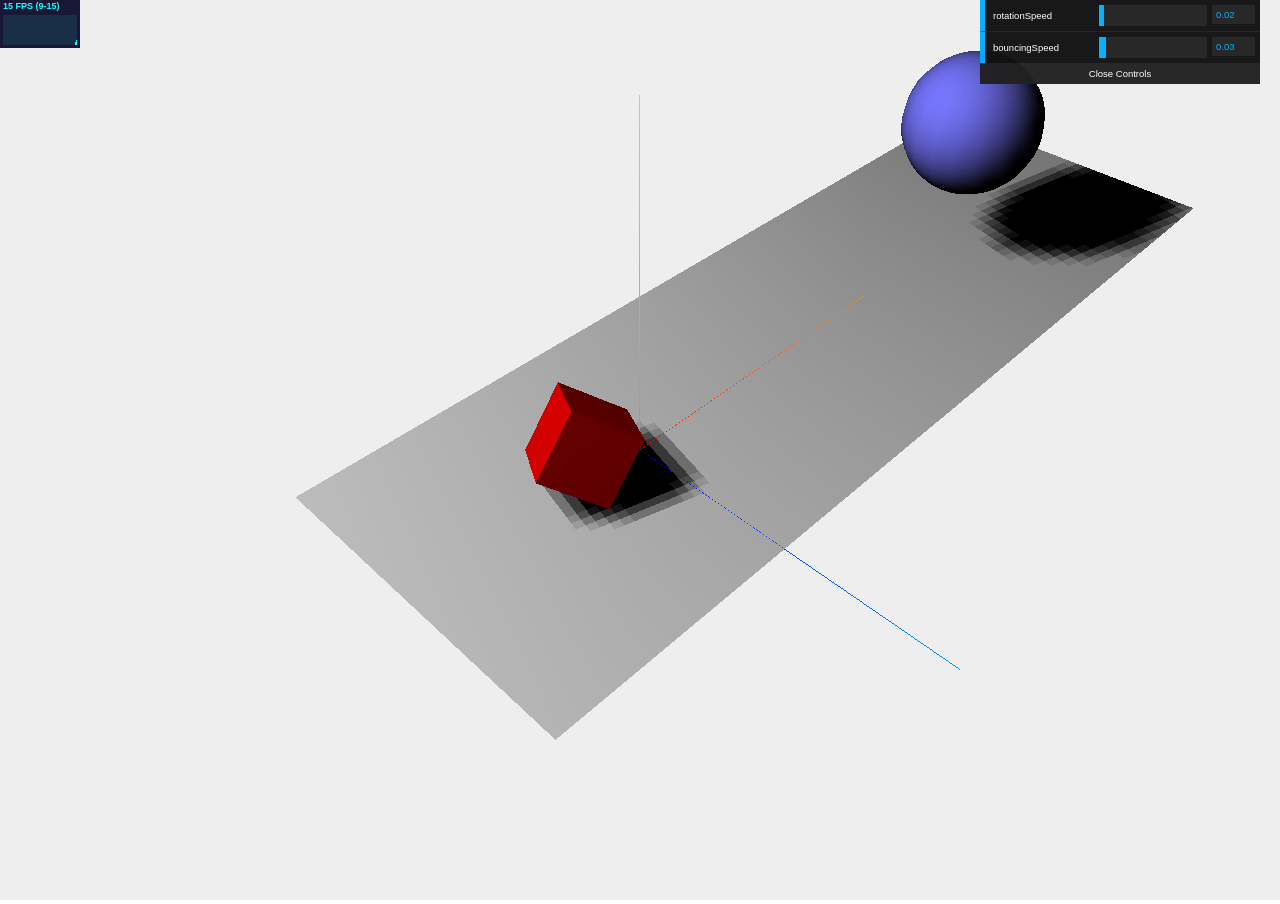
<file: demothreejs/index.html>
<!DOCTYPE html>
<!--
To change this license header, choose License Headers in Project Properties.
To change this template file, choose Tools | Templates
and open the template in the editor.
-->
<html>
    <head>
        <title>TODO supply a title</title>
        <meta charset="UTF-8">
        <meta name="viewport" content="width=device-width, initial-scale=1.0">
        <style>
            body {
                margin: 0;
                overflow: hidden;
            }
        </style>
    </head>
    <body>
        <div id="WebGL-output"></div>
        <div id="Stats-output"></div>
        
        <script type="text/javascript" src="js/three.min.js"></script>
        <script type="text/javascript" src="js/jquery.min.js"></script>
        <script type="text/javascript" src="js/stats.min.js"></script>
        <script type="text/javascript" src="js/DAT.GUI.min.js"></script>
        <script type="text/javascript" src="js/learn/c1.js"></script>
    </body>
</html>
</file>
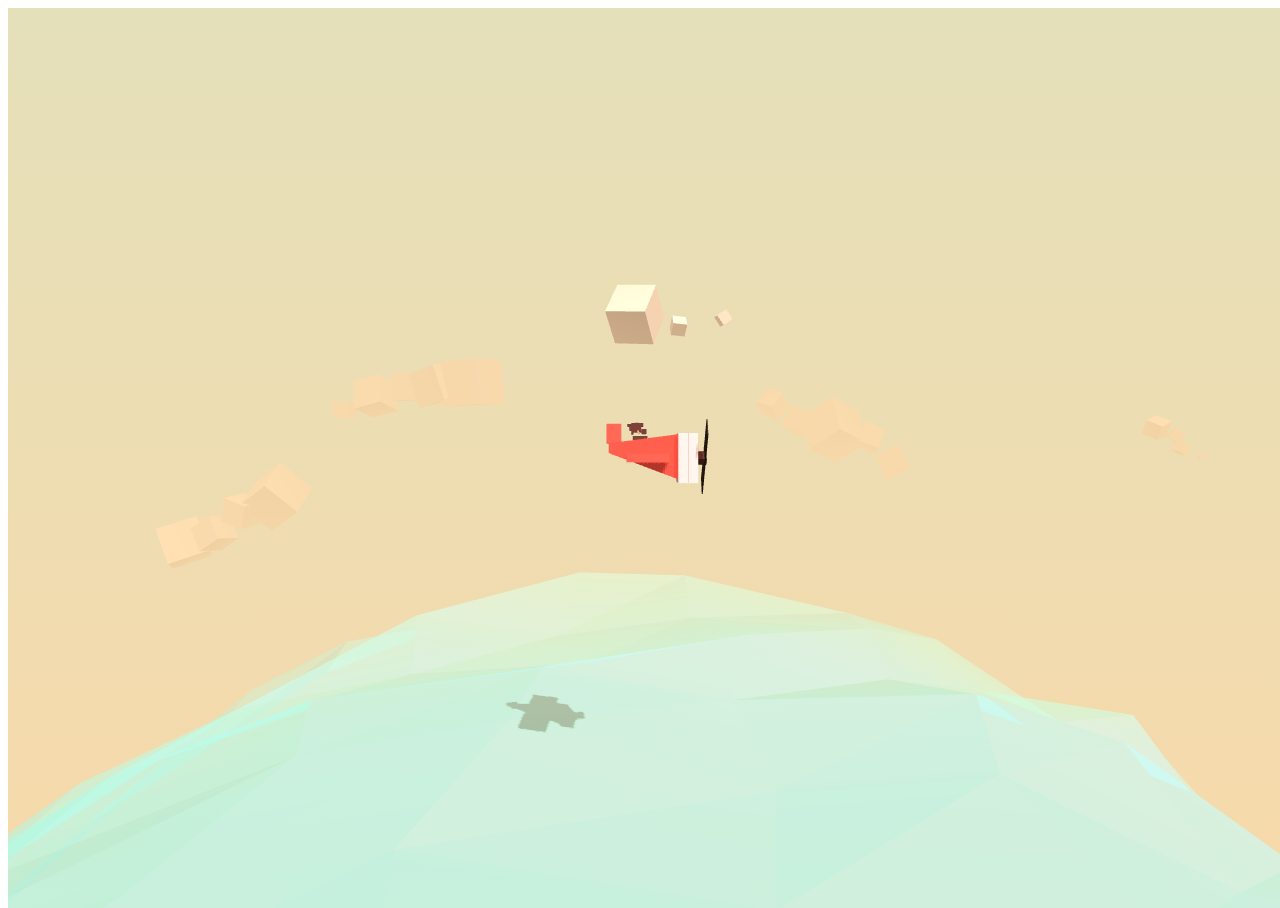
<file: demothreejs/app.html>
<html>
<head>
  <meta charset="UTF-8">
  <link rel="stylesheet" href="css/app.css">
  <title>Document</title>
</head>
<body>
  <div id="world"></div>

  <script type="text/javascript" src="js/three.min.js"></script>
  <script type="text/javascript" src="js/app.js"></script>
</body>
</html>
</file>
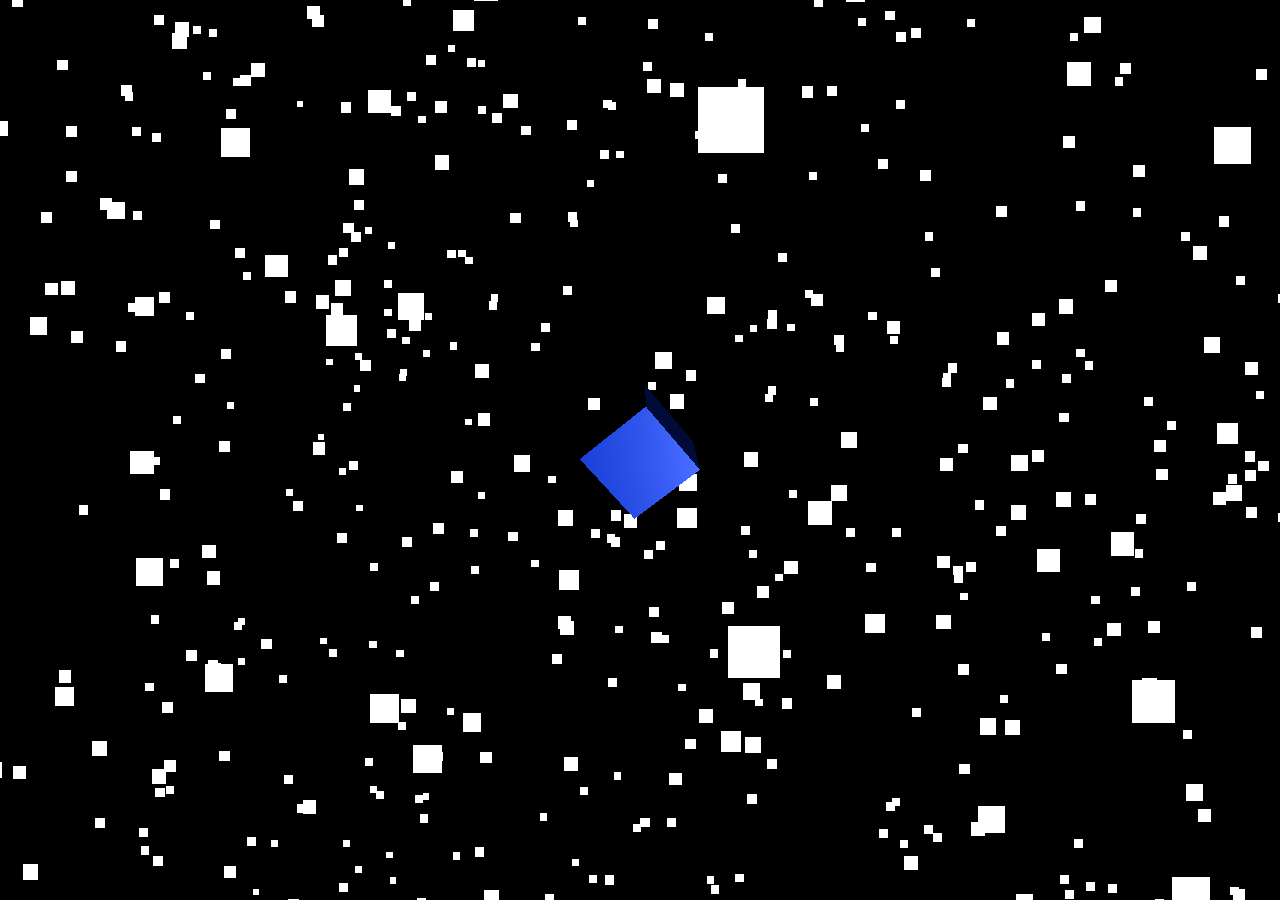
<file: demothreejs/particles.html>
<!DOCTYPE html>
<!--
To change this license header, choose License Headers in Project Properties.
To change this template file, choose Tools | Templates
and open the template in the editor.
-->
<html>
    <head>
        <title>TODO supply a title</title>
        <meta charset="UTF-8">
        <meta name="viewport" content="width=device-width, initial-scale=1.0">
        <style>
            body {
                margin: 0px;
                background-color: #fff;
                overflow: hidden;
            }
        </style>
    </head>
    <body>
        <script type="text/javascript" src="js/three.min.js"></script>
        <script type="text/javascript" src="js/particles.js"></script>
    </body>
</html>
</file>
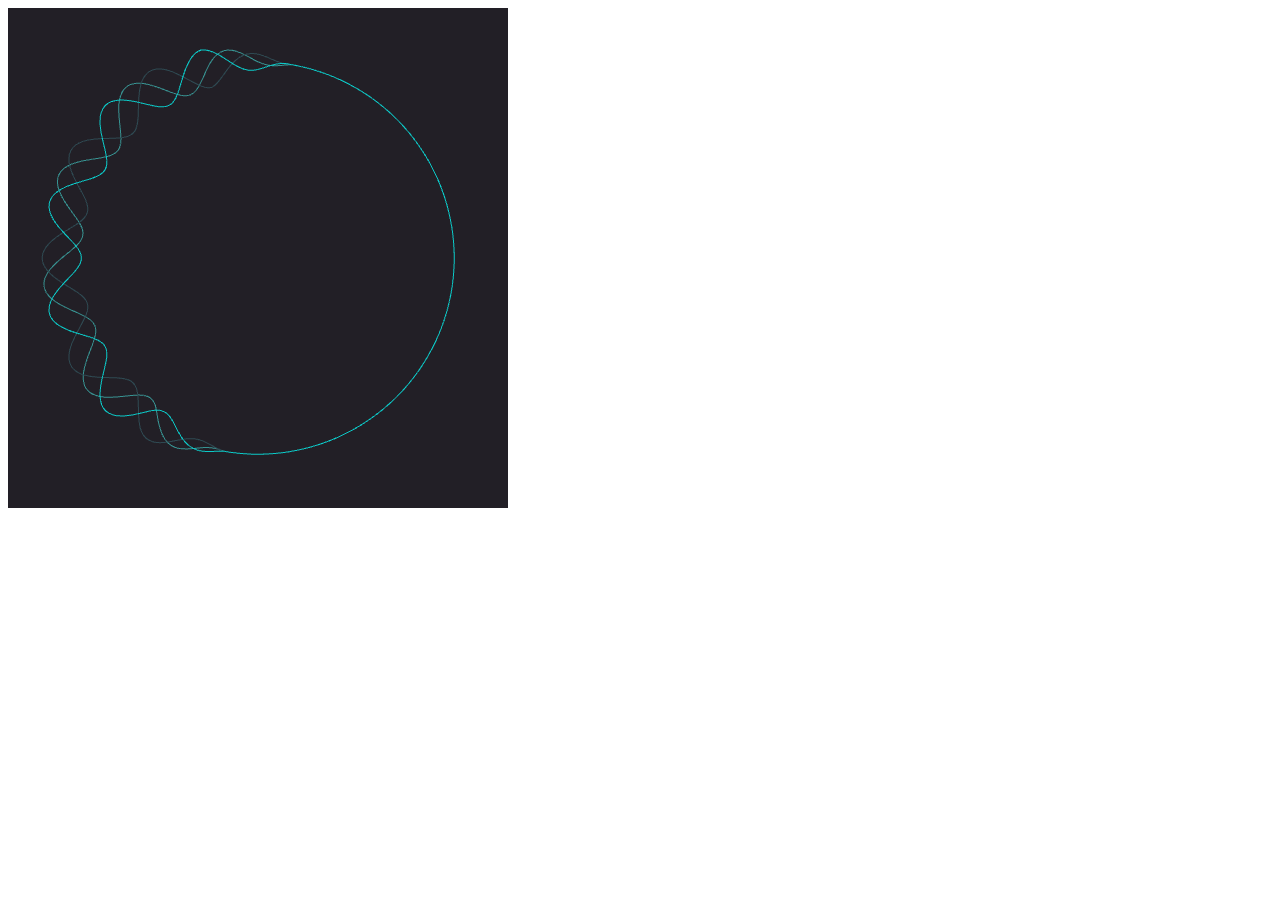
<file: demothreejs/sine.html>
<html>
<head>
  <meta charset="UTF-8">
  <title>Document</title>

</head>
<body>


  <script type="text/javascript" src="js/three.min.js"></script>
  <script type="text/javascript" src="js/sine.js"></script>
</body>
</html>
</file>
<file: demothreejs/css/app.css>
#world {
  position: absolute;
  width: 100%;
  height: 100%;
  overflow: hidden;
  background: linear-gradient(#e4e0ba, #f7d9aa);
}
</file>
